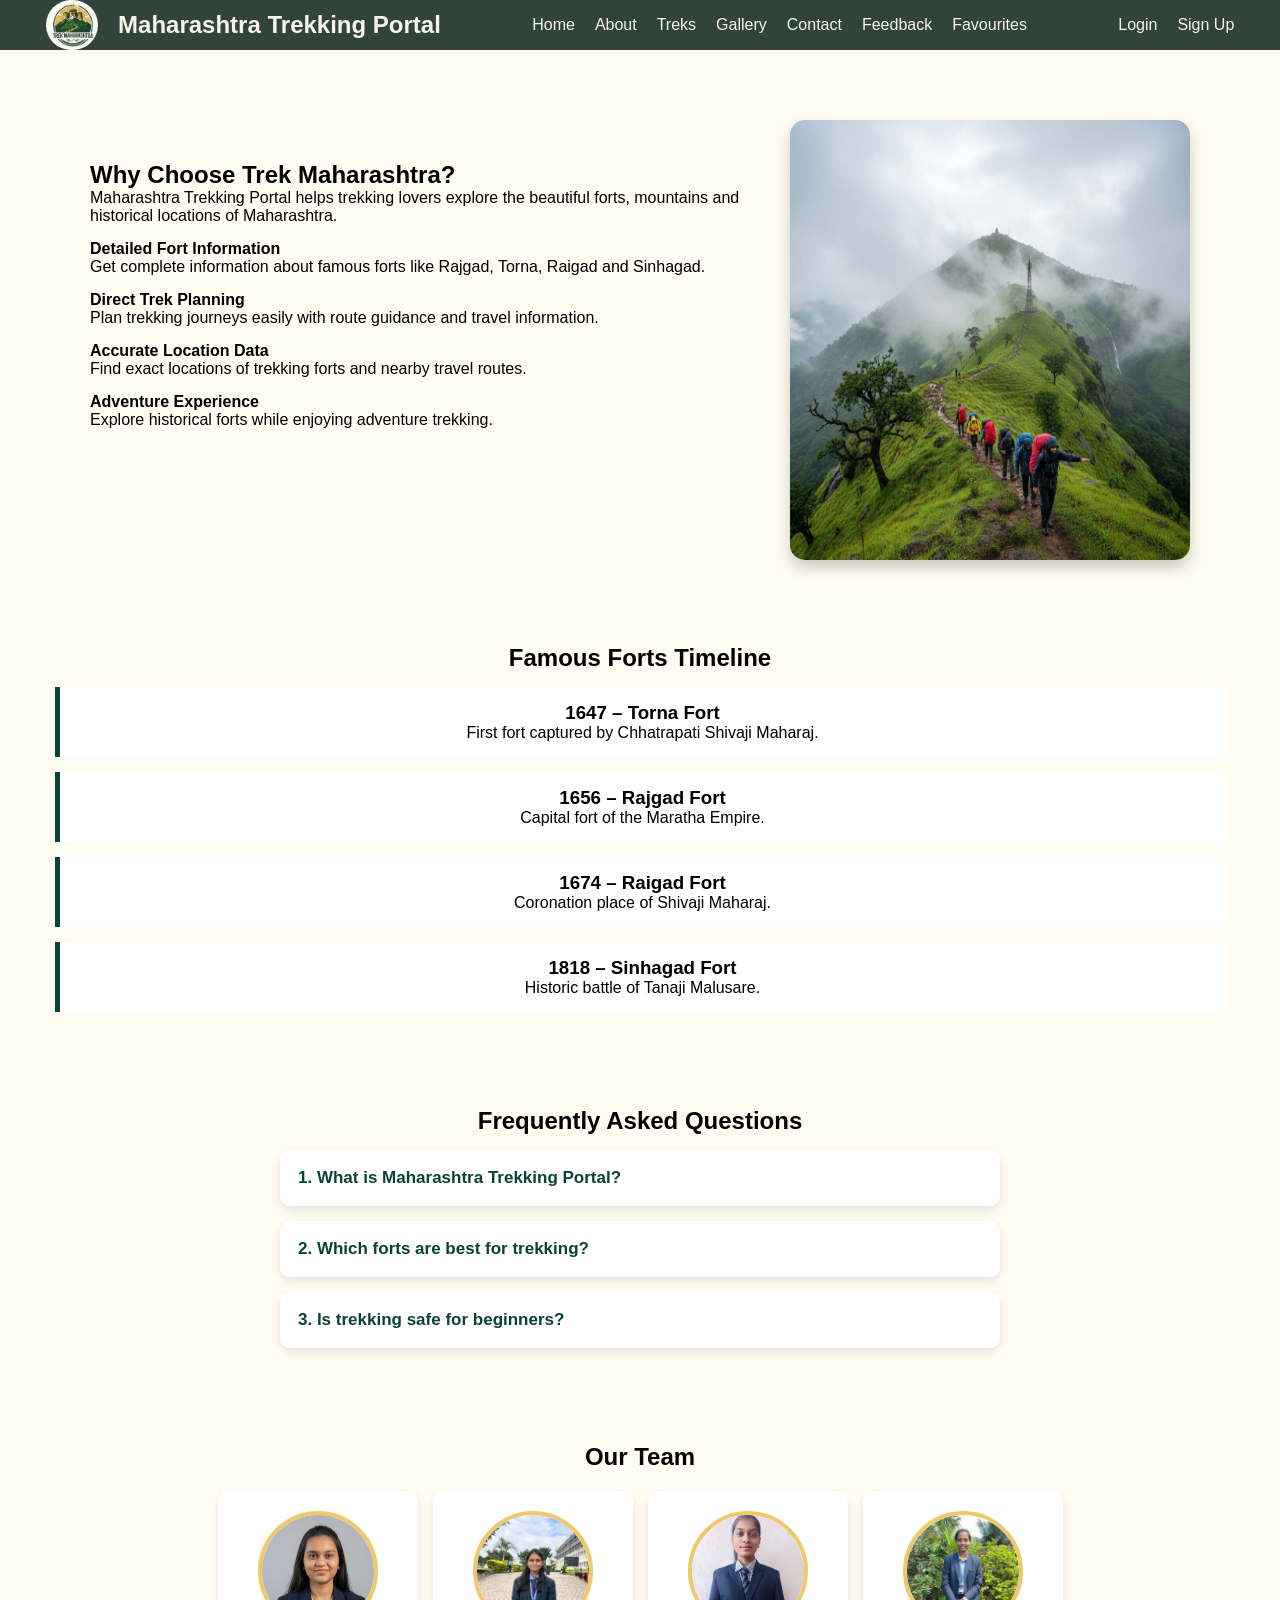
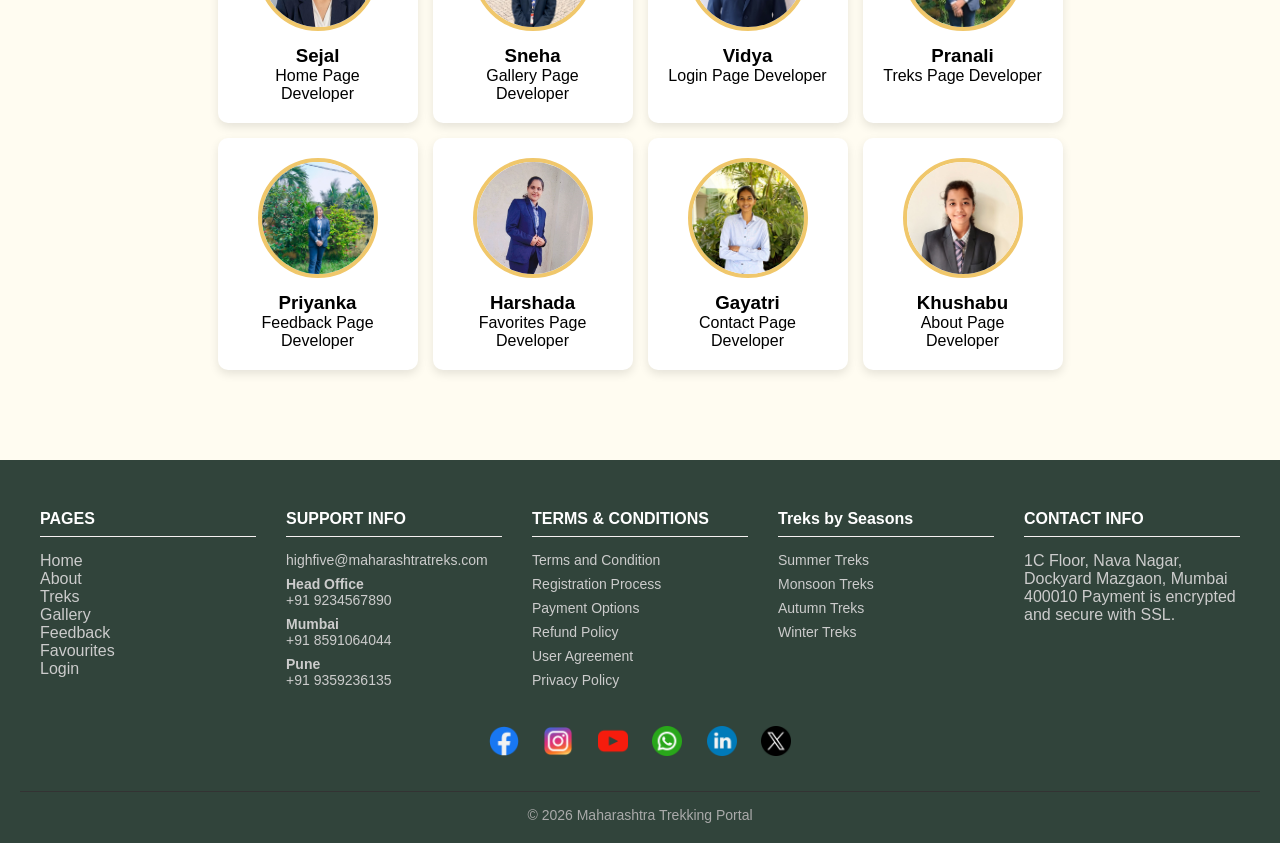
<file: pages/about.html>
<!DOCTYPE html>
<html lang="en">

<head>
    <meta charset="UTF-8">
    <meta name="viewport" content="width=device-width, initial-scale=1.0">
    <title>About - Maharashtra Trekking Portal</title>
    <link rel="stylesheet" href="./../css/about.css">
    <link rel="icon" type="image-icon" href="./../images/common-image/trekking-logo.png">
</head>

<body>

    <!-- Navbar -->
    <header>
        <div class="main-containe">
            <div class="navbar-main-container">
                <div class="logo-container">
                    <img src="./../images/trek-logo.png" alt="interior-design-logo" height="50px" class="main-logo">
                    <b class="project-name">Maharashtra Trekking Portal</b>
                </div>

                <div class="menu-toggle" onclick="toggleMenu()">☰</div>

                <div class="nav-links-container" id="navMenu">
                    <a href="./../index.html" class="nav-text-container"> Home</a>
                    <a href="./../pages/about.html" class="nav-text-container">About</a>
                    <a href="./../pages/trek.html" class="nav-text-container">Treks</a>
                    <a href="./../pages/gallery.html" class="nav-text-container">Gallery</a>
                    <a href="./../pages/contact.html" class="nav-text-container">Contact</a>
                    <a href="./../pages/feedback.html" class="nav-text-container">Feedback</a>
                    <a href="./../pages/favourite.html" class="nav-text-container">Favourites</a>
                </div>

                <div class="auth-links-containar">
                    <a href="./../pages/login.html" class="nav-text-container">Login</a>
                    <a href="./../pages/signup.html" class="nav-text-container">Sign Up</a>
                </div>
            </div>
    </header>

    <!-- WHY CHOOSE SECTION -->
    <section class="why-choose">

        <div class="why-container">

            <div class="why-text">

                <h2>Why Choose Trek Maharashtra?</h2>

                <p>
                    Maharashtra Trekking Portal helps trekking lovers explore the beautiful forts,
                    mountains and historical locations of Maharashtra.
                </p>

                <ul>

                    <li>
                        <strong>Detailed Fort Information</strong><br>
                        Get complete information about famous forts like Rajgad, Torna, Raigad and Sinhagad.
                    </li>

                    <li>
                        <strong>Direct Trek Planning</strong><br>
                        Plan trekking journeys easily with route guidance and travel information.
                    </li>

                    <li>
                        <strong>Accurate Location Data</strong><br>
                        Find exact locations of trekking forts and nearby travel routes.
                    </li>

                    <li>
                        <strong>Adventure Experience</strong><br>
                        Explore historical forts while enjoying adventure trekking.
                    </li>

                </ul>

            </div>


            <div class="why-image">

                <img src="./../images/treking.png" alt="Trekking Image">

            </div>

        </div>

    </section>

    <!-- TIMELINE -->
    <section class="timeline">

        <h2>Famous Forts Timeline</h2>

        <div class="timeline-item">
            <h3>1647 – Torna Fort</h3>
            <p>First fort captured by Chhatrapati Shivaji Maharaj.</p>
        </div>

        <div class="timeline-item">
            <h3>1656 – Rajgad Fort</h3>
            <p>Capital fort of the Maratha Empire.</p>
        </div>

        <div class="timeline-item">
            <h3>1674 – Raigad Fort</h3>
            <p>Coronation place of Shivaji Maharaj.</p>
        </div>

        <div class="timeline-item">
            <h3>1818 – Sinhagad Fort</h3>
            <p>Historic battle of Tanaji Malusare.</p>
        </div>

    </section>

    <!-- FAQ -->
    <section class="faq">

        <h2>Frequently Asked Questions</h2>

        <div class="faq-item">

            <button onclick="showAnswer(1)" class="faq-question">
                1. What is Maharashtra Trekking Portal?
            </button>

            <div class="faq-answer">
                <p id="faq1"></p>
            </div>

        </div>


        <div class="faq-item">

            <button onclick="showAnswer(2)" class="faq-question">
                2. Which forts are best for trekking?
            </button>

            <div class="faq-answer">
                <p id="faq2"></p>
            </div>

        </div>


        <div class="faq-item">

            <button onclick="showAnswer(3)" class="faq-question">
                3. Is trekking safe for beginners?
            </button>

            <div class="faq-answer">
                <p id="faq3"></p>
            </div>

        </div>

    </section>

    <!-- TEAM -->
    <section class="team">

        <h2>Our Team</h2>

        <div class="team-container">

            <div class="member">
                <img src="./../images/sejal.jpeg">
                <h3>Sejal</h3>
                <p>Home Page Developer</p>
            </div>

            <div class="member">
                <img src="./../images/sneha.jpeg">
                <h3>Sneha</h3>
                <p>Gallery Page Developer</p>
            </div>

            <div class="member">
                <img src="./../images/vidya.jpeg">
                <h3>Vidya</h3>
                <p>Login Page Developer</p>
            </div>

            <div class="member">
                <img src="./../images/pranali.jpeg">
                <h3>Pranali</h3>
                <p>Treks Page Developer</p>
            </div>

            <div class="member">
                <img src="./../images/priyanka.jpeg">
                <h3>Priyanka</h3>
                <p>Feedback Page Developer</p>
            </div>

            <div class="member">
                <img src="./../images/harshada.jpeg">
                <h3>Harshada</h3>
                <p>Favorites Page Developer</p>
            </div>

            <div class="member">
                <img src="./../images/gayatri.jpeg">
                <h3>Gayatri</h3>
                <p>Contact Page Developer</p>
            </div>

            <div class="member highlight">
                <img src="./../images/khushabu.jpg">
                <h3>Khushabu</h3>
                <p>About Page Developer</p>
            </div>

        </div>
    </section>

    <!-- Footer -->
    <footer class="main-footer">

        <div class="footer-container">


            <div class="footer-col">
                <h3>PAGES</h3>
                <a href="./../index.html">Home</a><br>
           <a href="./about.html">About</a><br>
           <a href="./trek.html">Treks</a><br>
           <a href="./gallery.html">Gallery</a><br>
            <a href="./feedback.html">Feedback</a><br>
           <a href="./favourite.html">Favourites</a><br>
           <a href="./login.html">Login</a><br>
            </div>


            <div class="footer-col">
                <h3>SUPPORT INFO</h3>
                <p><a href="mailto:homiq@gmail.com">highfive@maharashtratreks.com</a></p>
                <p><strong>Head Office</strong><br><a href="tel:9234567890">+91 9234567890</a></p>
                <p><strong>Mumbai</strong><br><a href="tel:8591064044">+91 8591064044</a></p>
                <p><strong>Pune</strong><br><a href="tel:9359236135">+91 9359236135</a></p>
            </div>

            <div class="footer-col">
                <h3>TERMS & CONDITIONS</h3>
                <p>Terms and Condition</p>
                <p>Registration Process</p>
                <p>Payment Options</p>
                <p>Refund Policy</p>
                <p>User Agreement</p>
                <p>Privacy Policy</p>
            </div>


            <div class="footer-col">
                <h3>Treks by Seasons</h3>
                <p><a href="#">Summer Treks</a></p>
                <p><a href="#">Monsoon Treks</a></p>
                <p><a href="#">Autumn Treks</a></p>
                <p><a href="#">Winter Treks</a></p>
            </div>



            <div class="footer-col">
                <h3>CONTACT INFO</h3>
                <a href="https://maps.app.goo.gl/Z1JZnKfSWdZ5woG98" target="_blank" rel="noopener">
                    1C Floor, Nava Nagar, Dockyard
                    Mazgaon, Mumbai 400010
                    Payment is encrypted and secure with SSL.</a>
            </div>

        </div>

        <div class="social-icons">
            <a href="https://www.facebook.com/maharashtratreks/" target="_blank">
                <img src="./../images/facebook.png" width="30"></a>

            <a href="https://www.instagram.com/maharashtratreks/" target="_blank">
                <img src="./../images/insta-footer.png" width="30"></a>

            <a href="https://www.youtube.com/@maharashtratreks" target="_blank">
                <img src="./../images/youtub.png" width="30"></a>

            <a href="https://web.whatsapp.com/maharashtratreks/" target="_blank">
                <img src="./../images/whatapp.png" width="30"></a>

            <a href="https://www.inlinkedin.com/maharashtratreks/" target="_blank">
                <img src="./../images/linkedin.png" width="30"></a>

            <a href="https://web.twitter.com/maharashtratreks/" target="_blank">
                <img src="./../images/twitter-footer.png" width="30"></a>

        </div>

        <div class="footer-bottom">
            © 2026 Maharashtra Trekking Portal
        </div>
    </footer>

    <script src="./../js/about.js"></script>
</body>

</html>
</file>
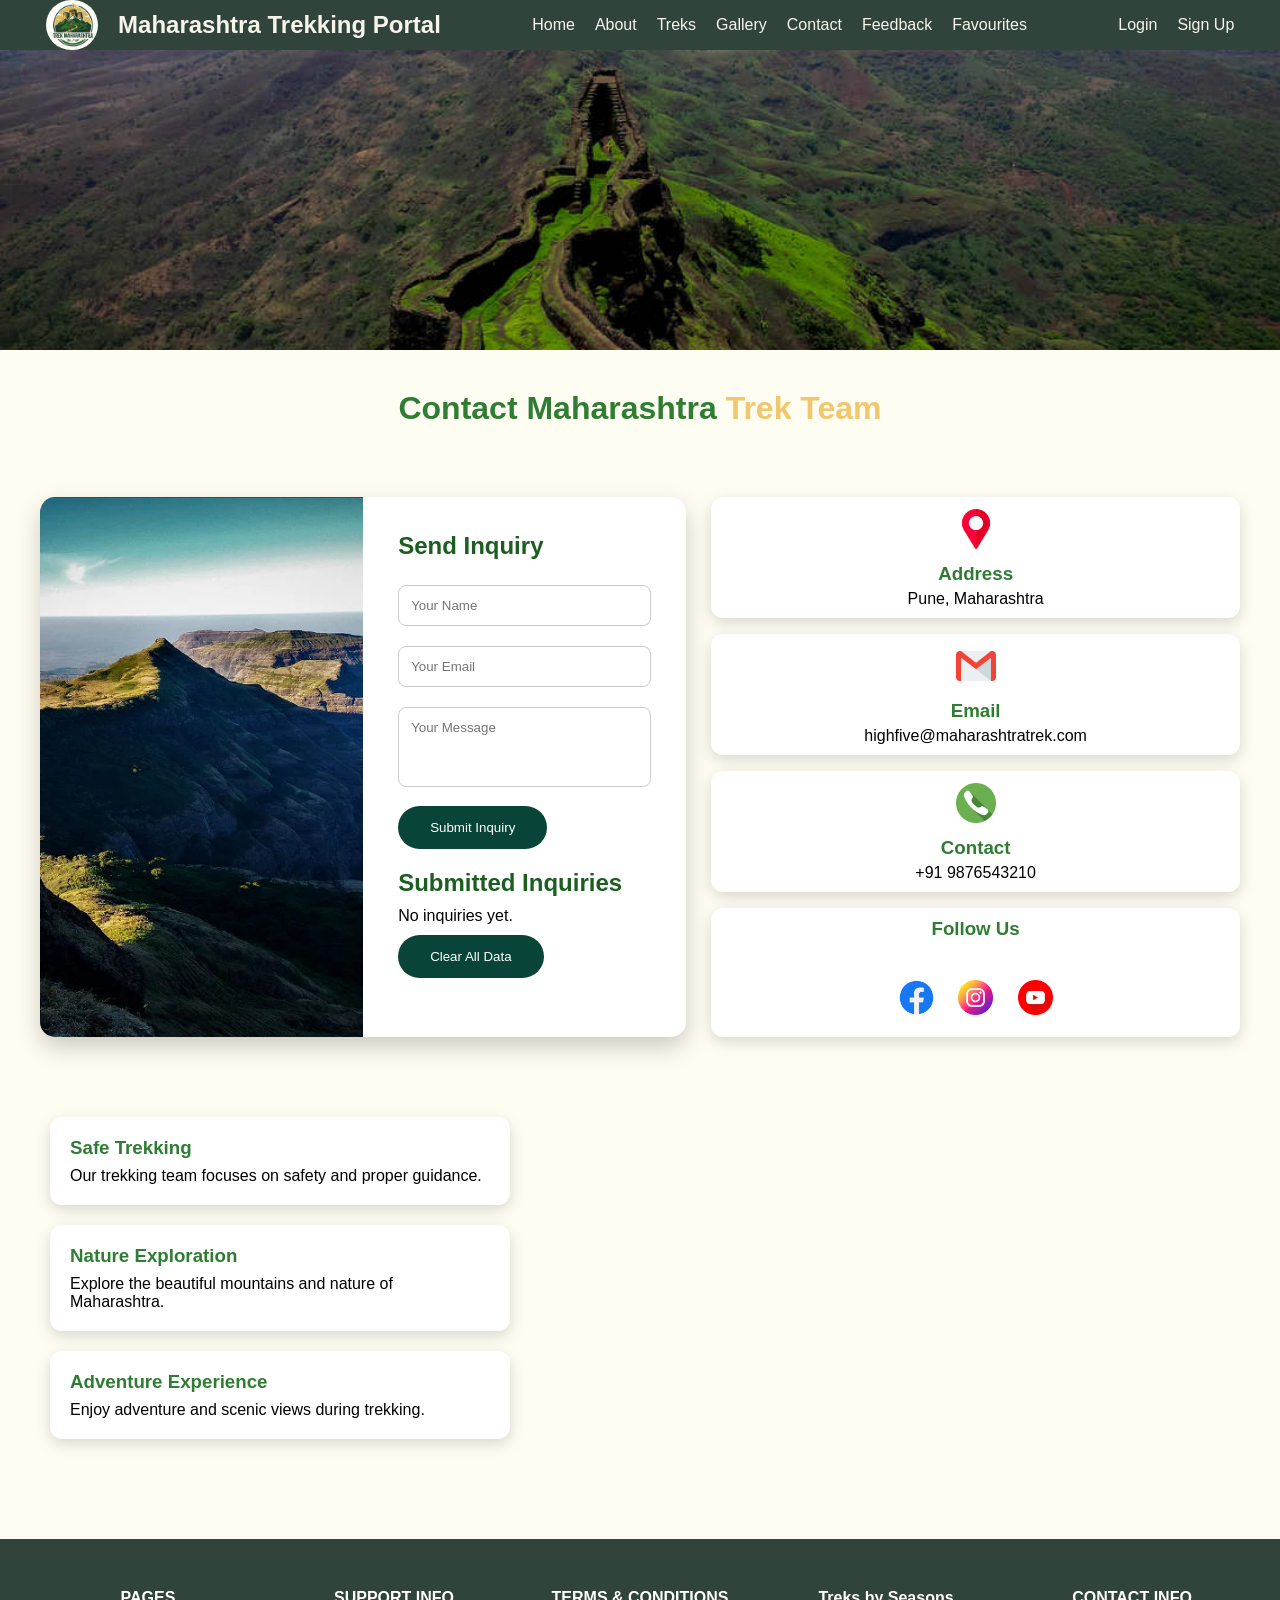
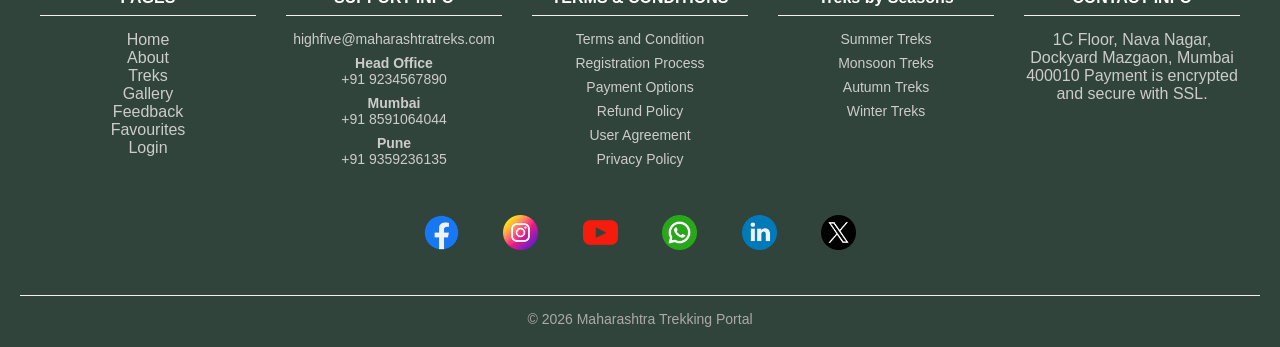
<file: pages/contact.html>
<!DOCTYPE html>
<html lang="en">

<head>
    <meta charset="UTF-8">
    <meta name="viewport" content="width=device-width, initial-scale=1.0">
    <title>Contact - Maharashtra Trekking Portal</title>
    <link rel="stylesheet" href="../css/contact.css">
    <link rel="icon" type="image-icon" href="./../images/common-image/trekking-logo.png">
</head>

<body>
    <header>
        <div class="main-containe">
            <div class="navbar-main-container">
                <div class="logo-container">
                    <img src="./../images/trek-logo.png" alt="maharashtra-trek-logo" height="50px" class="main-logo">

                    <b class="project-name">Maharashtra Trekking Portal</b>
                </div>

                <div class="menu-toggle" onclick="toggleMenu()">☰</div>

                <div class="nav-links-container" id="navMenu">
                    <a href="./../index.html" class="nav-text-container"> Home</a>
                    <a href="./../pages/about.html" class="nav-text-container">About</a>
                    <a href="./../pages/trek.html" class="nav-text-container">Treks</a>
                    <a href="./../pages/gallery.html" class="nav-text-container">Gallery</a>
                    <a href="./../pages/contact.html" class="nav-text-container">Contact</a>
                    <a href="./../pages/feedback.html" class="nav-text-container">Feedback</a>
                    <a href="./../pages/favourite.html" class="nav-text-container">Favourites</a>
                </div>

                <div class="auth-links-containar">
                    <a href="./../pages/login.html" class="nav-text-container">Login</a>
                    <a href="./../pages/signup.html" class="nav-text-container">Sign Up</a>
                </div>
            </div>

    </header>

    <div class="banner"></div>
    <section class="header">
        <h1>Contact Maharashtra<span class="text-head"> Trek Team</span></h1>
    </section>

    <div class="main-container">

        <div class="contact-box">

            <div class="form-section">

                <div class="form-image">
                    <img src="../images/contact-img.webp" />
                </div>
                <div class="form-content">

                    <h2>Send Inquiry</h2>

                    <form id="contactForm">

                        <input type="text" id="name" placeholder="Your Name">

                        <input type="email" id="email" placeholder="Your Email">

                        <textarea id="message" placeholder="Your Message"></textarea>

                        <button type="submit" class="submit-btn">Submit Inquiry</button>

                    </form>
                    <div class="inquiry-section">

                        <h2>Submitted Inquiries</h2>

                        <div id="inquiryList"></div>

                        <button class="clear-btn" onclick="clearData()">Clear All Data</button>

                    </div>
                </div>

            </div>

            <div class="info-section">

                <div class="card" onclick="openMap()">
                    <img src="../images/address.png">
                    <h3>Address</h3>
                    <p>Pune, Maharashtra</p>
                </div>
                <div class="card" onclick="openEmail()">
                    <img src="../images/gmail.png">
                    <h3>Email</h3>
                    <p>highfive@maharashtratrek.com</p>
                </div>
                <div class="card" onclick="openPhone()">
                    <img src="../images/phone .png">
                    <h3>Contact</h3>
                    <p>+91 9876543210</p>
                </div>
                <div class="card follow-card">

                    <h3>Follow Us</h3>

                    <div class="social-icons">

                        <img src="../images/facebook.png" onclick="openFacebook()">

                        <img src="../images/instagram .png" onclick="openInstagram()">

                        <img src="../images/youtube .png" onclick="openYoutube()">

                    </div>
                </div>

            </div>

        </div>

    </div>
    <div class="map-container">

        <div class="trek-cards">

            <div class="trek-card">
                <h3>Safe Trekking</h3>
                <p>Our trekking team focuses on safety and proper guidance.</p>
            </div>
            <div class="trek-card">
                <h3>Nature Exploration</h3>
                <p>Explore the beautiful mountains and nature of Maharashtra.</p>
            </div>

            <div class="trek-card">
                <h3>Adventure Experience</h3>
                <p>Enjoy adventure and scenic views during trekking.</p>
            </div>
        </div>

        <div class="map-box">
            <iframe src="https://www.google.com/maps?q=Pune,Maharashtra&output=embed"></iframe>
        </div>
    </div>
    <script src="../js/contact.js"></script>
  <!-- footer -->
 <footer class="main-footer">

    <div class="footer-container">


  <div class="footer-col">
            <h3>PAGES</h3>
           <a href="./../index.html">Home</a><br>
           <a href="./pages/about.html">About</a><br>
           <a href="./pages/treks.html">Treks</a><br>
           <a href="./pages/gallery.html">Gallery</a><br>
            <a href="./pages/feedback.html">Feedback</a><br>
           <a href="./pages/favourites.html">Favourites</a><br>
           <a href="./pages/login.html">Login</a><br>
        </div>


        <div class="footer-col">
            <h3>SUPPORT INFO</h3>
            <p><a href="mailto:homiq@gmail.com">highfive@maharashtratreks.com</a></p>
            <p><strong>Head Office</strong><br><a href="tel:9234567890">+91 9234567890</a></p>
            <p><strong>Mumbai</strong><br><a href="tel:8591064044">+91 8591064044</a></p>
            <p><strong>Pune</strong><br><a href="tel:9359236135">+91 9359236135</a></p>
        </div>

        <div class="footer-col">
            <h3>TERMS & CONDITIONS</h3>
            <p>Terms and Condition</p>
            <p>Registration Process</p>
            <p>Payment Options</p>
            <p>Refund Policy</p>
            <p>User Agreement</p>
            <p>Privacy Policy</p>
        </div>


<div class="footer-col">
            <h3>Treks by Seasons</h3>
			<p><a href="#">Summer Treks</a></p>
			<p><a href="#">Monsoon Treks</a></p>
			<p><a href="#">Autumn Treks</a></p>
			<p><a href="#">Winter Treks</a></p>
        </div>



        <div class="footer-col">
            <h3>CONTACT INFO</h3>
            <a href="https://maps.app.goo.gl/Z1JZnKfSWdZ5woG98" target="_blank" rel="noopener">
            1C Floor, Nava Nagar, Dockyard
            Mazgaon, Mumbai 400010
            Payment is encrypted and secure with SSL.</a>
        </div>

    </div>

    <div class="social-icons">
    <a href="https://www.facebook.com/maharashtratreks/" target="_blank">
    <img src="./../images/facebook.png" width="30"></a>

    <a href="https://www.instagram.com/maharashtratreks/"  target="_blank">
    <img src="./../images/instagram .png" width="30"></a>

    <a href="https://www.youtube.com/@maharashtratreks" target="_blank">
    <img src="./../images/youtub.png" width="30"></a>
    
    <a href="https://web.whatsapp.com/maharashtratreks/" target="_blank">
        <img src="./../images/whatapp.png" width="30"></a>

    <a href="https://www.inlinkedin.com/maharashtratreks/" target="_blank">
        <img src="./../images/linkedin.png" width="30"></a>

    <a href="https://web.twitter.com/maharashtratreks/" target="_blank">
        <img src="./../images/twitter-footer.png" width="30"></a>

    </div>

    <div class="footer-bottom">
        © 2026 Maharashtra Trekking Portal
    </div>
</footer>
</body>

</html>
</file>
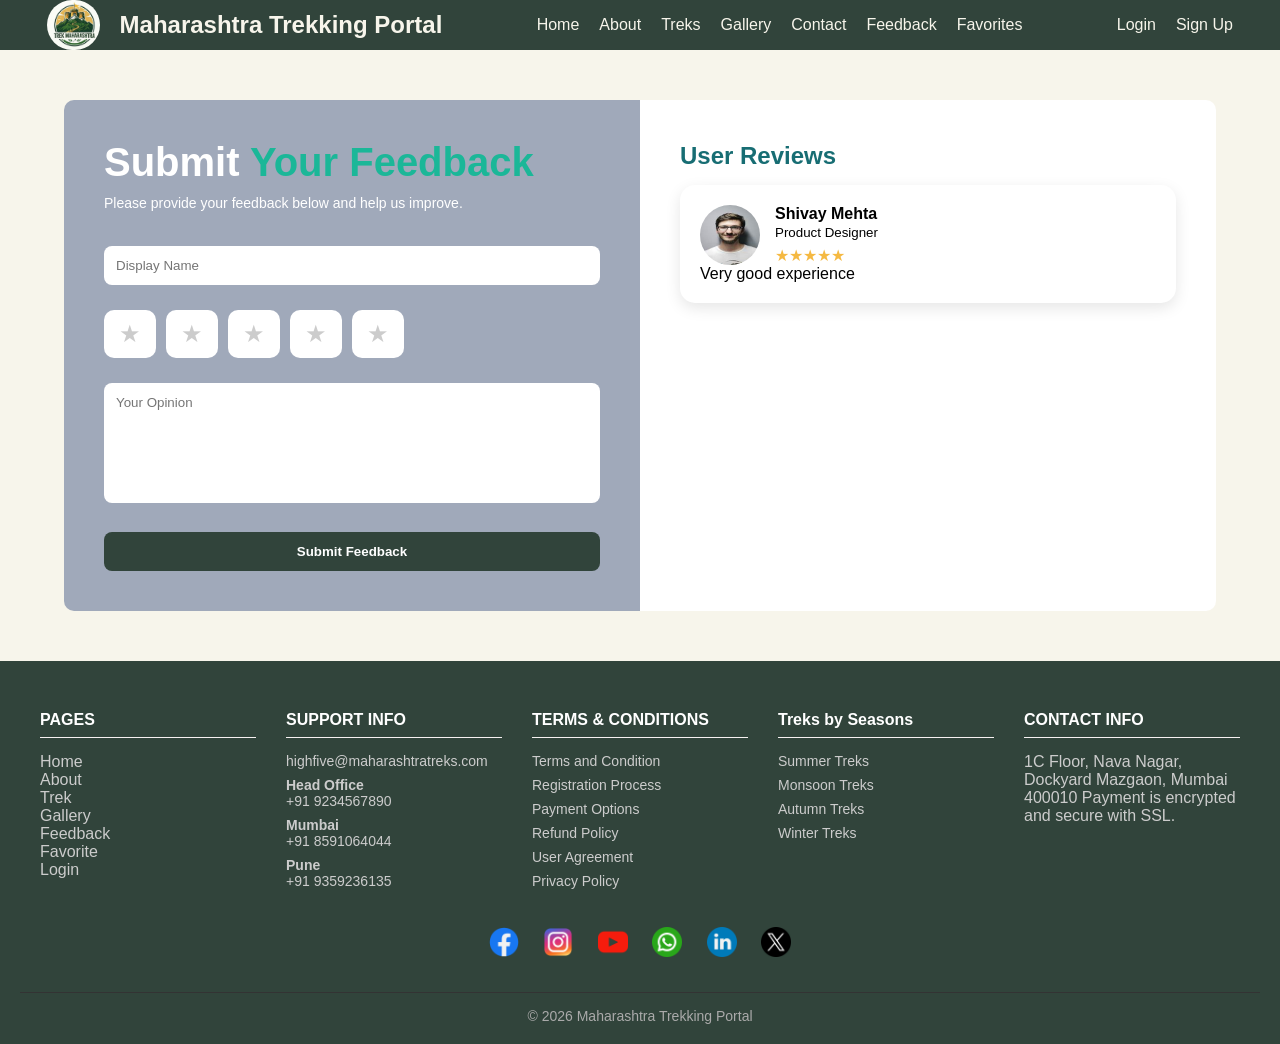
<file: pages/feedback.html>
<!DOCTYPE html>
<html lang="en">
<head>
    <meta charset="UTF-8">
    <meta name="viewport" content="width=device-width, initial-scale=1.0">
    <title>Feedback - Maharashtra Trekking Portal</title>
    <link rel="stylesheet" href="../css/feedback.css">
    <link rel="icon" type="image-icon" href="./../images/common-image/trekking-logo.png">
</head>
<body>
    <header>
     <div class="main-containe">
        <div class="navbar-main-container">
            <div class="logo-container">
                <img src="./../images/trek-logo.png" alt="interior-design-logo" height="50px" class="main-logo">
                <b class="project-name">Maharashtra Trekking Portal</b>
            </div>

            <div class="menu-toggle" onclick="toggleMenu()">☰</div>

            <div class="nav-links-container"  id="navMenu">
                <a href="./../index.html" class="nav-text-container"> Home</a>
                <a href="./../pages/about.html" class="nav-text-container">About</a>
                <a href="./../pages/trek.html" class="nav-text-container">Treks</a>
                <a href="./../pages/gallery.html" class="nav-text-container">Gallery</a>
                <a href="./../pages/contact.html" class="nav-text-container">Contact</a>
                <a href="./../pages/feedback.html" class="nav-text-container">Feedback</a>
                <a href="./../pages/favourite.html" class="nav-text-container">Favorites</a>
            </div>

            <div class="auth-links-containar">
                <a href="./../pages/login.html" class="nav-text-container">Login</a>
                <a href="./../pages/signup.html" class="nav-text-container">Sign Up</a>
            </div>
        </div>

</header>
    <div class="container">
   <!-- LEFT SECTION -->
    <div class="left">
        <h1>Submit <span>Your Feedback</span></h1>
        <p>Please provide your feedback below and help us improve.</p>

        <form id="feedbackForm">
            <input type="text" id="name" placeholder="Display Name" required>

            <div class="stars">
                <div class="star">&#9733;</div>
                <div class="star">&#9733;</div>
                <div class="star">&#9733;</div>
                <div class="star">&#9733;</div>
                <div class="star">&#9733;</div>
            </div>

            <textarea id="opinion" placeholder="Your Opinion" required></textarea>

            <button type="submit">Submit Feedback</button>
        </form>
    </div>

    <!-- RIGHT SECTION -->
    <div class="right" id="testimonialSection">
     <h2 class="reviews">User Reviews</h2>
        <div class="card">
            <div class="profile">
                <img src="./../images/feedback-profile-image.jpg">
                <div>
                    <h4>Shivay Mehta</h4>
                    <small>Product Designer</small>
                    <div class="rating">★★★★★</div>
                </div>
            </div>
            <p>Very good experience</p>
        </div>

    </div>

</div> 
<!-- ===== FOOTER ===== -->
<footer class="main-footer">

    <div class="footer-container">


  <div class="footer-col">
            <h3>PAGES</h3>
           <a href="./index.html">Home</a><br>
           <a href="./../pages/about.html">About</a><br>
           <a href="./../pages/trek.html">Trek</a><br>
           <a href="./../pages/gallery.html">Gallery</a><br>
            <a href="./../pages/feedback.html">Feedback</a><br>
           <a href="./../pages/favourite.html">Favorite</a><br>
           <a href="./../pages/login.html">Login</a><br>
        </div>


        <div class="footer-col">
            <h3>SUPPORT INFO</h3>
            <p><a href="mailto:homiq@gmail.com">highfive@maharashtratreks.com</a></p>
            <p><strong>Head Office</strong><br><a href="tel:9234567890">+91 9234567890</a></p>
            <p><strong>Mumbai</strong><br><a href="tel:8591064044">+91 8591064044</a></p>
            <p><strong>Pune</strong><br><a href="tel:9359236135">+91 9359236135</a></p>
        </div>

        <div class="footer-col">
            <h3>TERMS & CONDITIONS</h3>
            <p>Terms and Condition</p>
            <p>Registration Process</p>
            <p>Payment Options</p>
            <p>Refund Policy</p>
            <p>User Agreement</p>
            <p>Privacy Policy</p>
        </div>


<div class="footer-col">
            <h3>Treks by Seasons</h3>
			<p><a href="#">Summer Treks</a></p>
			<p><a href="#">Monsoon Treks</a></p>
			<p><a href="#">Autumn Treks</a></p>
			<p><a href="#">Winter Treks</a></p>
        </div>



        <div class="footer-col">
            <h3>CONTACT INFO</h3>
            <a href="https://maps.app.goo.gl/Z1JZnKfSWdZ5woG98" target="_blank" rel="noopener">
            1C Floor, Nava Nagar, Dockyard
            Mazgaon, Mumbai 400010
            Payment is encrypted and secure with SSL.</a>
        </div>

    </div>

    <div class="social-icons">
    <a href="https://www.facebook.com/maharashtratreks/" target="_blank">
    <img src="./../images/facebook.png" width="30"></a>

    <a href="https://www.instagram.com/maharashtratreks/"  target="_blank">
    <img src="./../images/insta-footer.png" width="30"></a>

    <a href="https://www.youtube.com/@maharashtratreks" target="_blank">
    <img src="./../images/youtub.png" width="30"></a>
    
    <a href="https://web.whatsapp.com/maharashtratreks/" target="_blank">
        <img src="./../images/whatapp.png" width="30"></a>

    <a href="https://www.inlinkedin.com/maharashtratreks/" target="_blank">
        <img src="./../images/linkedin.png" width="30"></a>

    <a href="https://web.twitter.com/maharashtratreks/" target="_blank">
        <img src="./../images/twitter-footer.png" width="30"></a>

    </div>

    <div class="footer-bottom">
        © 2026 Maharashtra Trekking Portal
    </div>
</footer>
<script src="../js/feedback.js"></script>
</body>
</html>
</file>
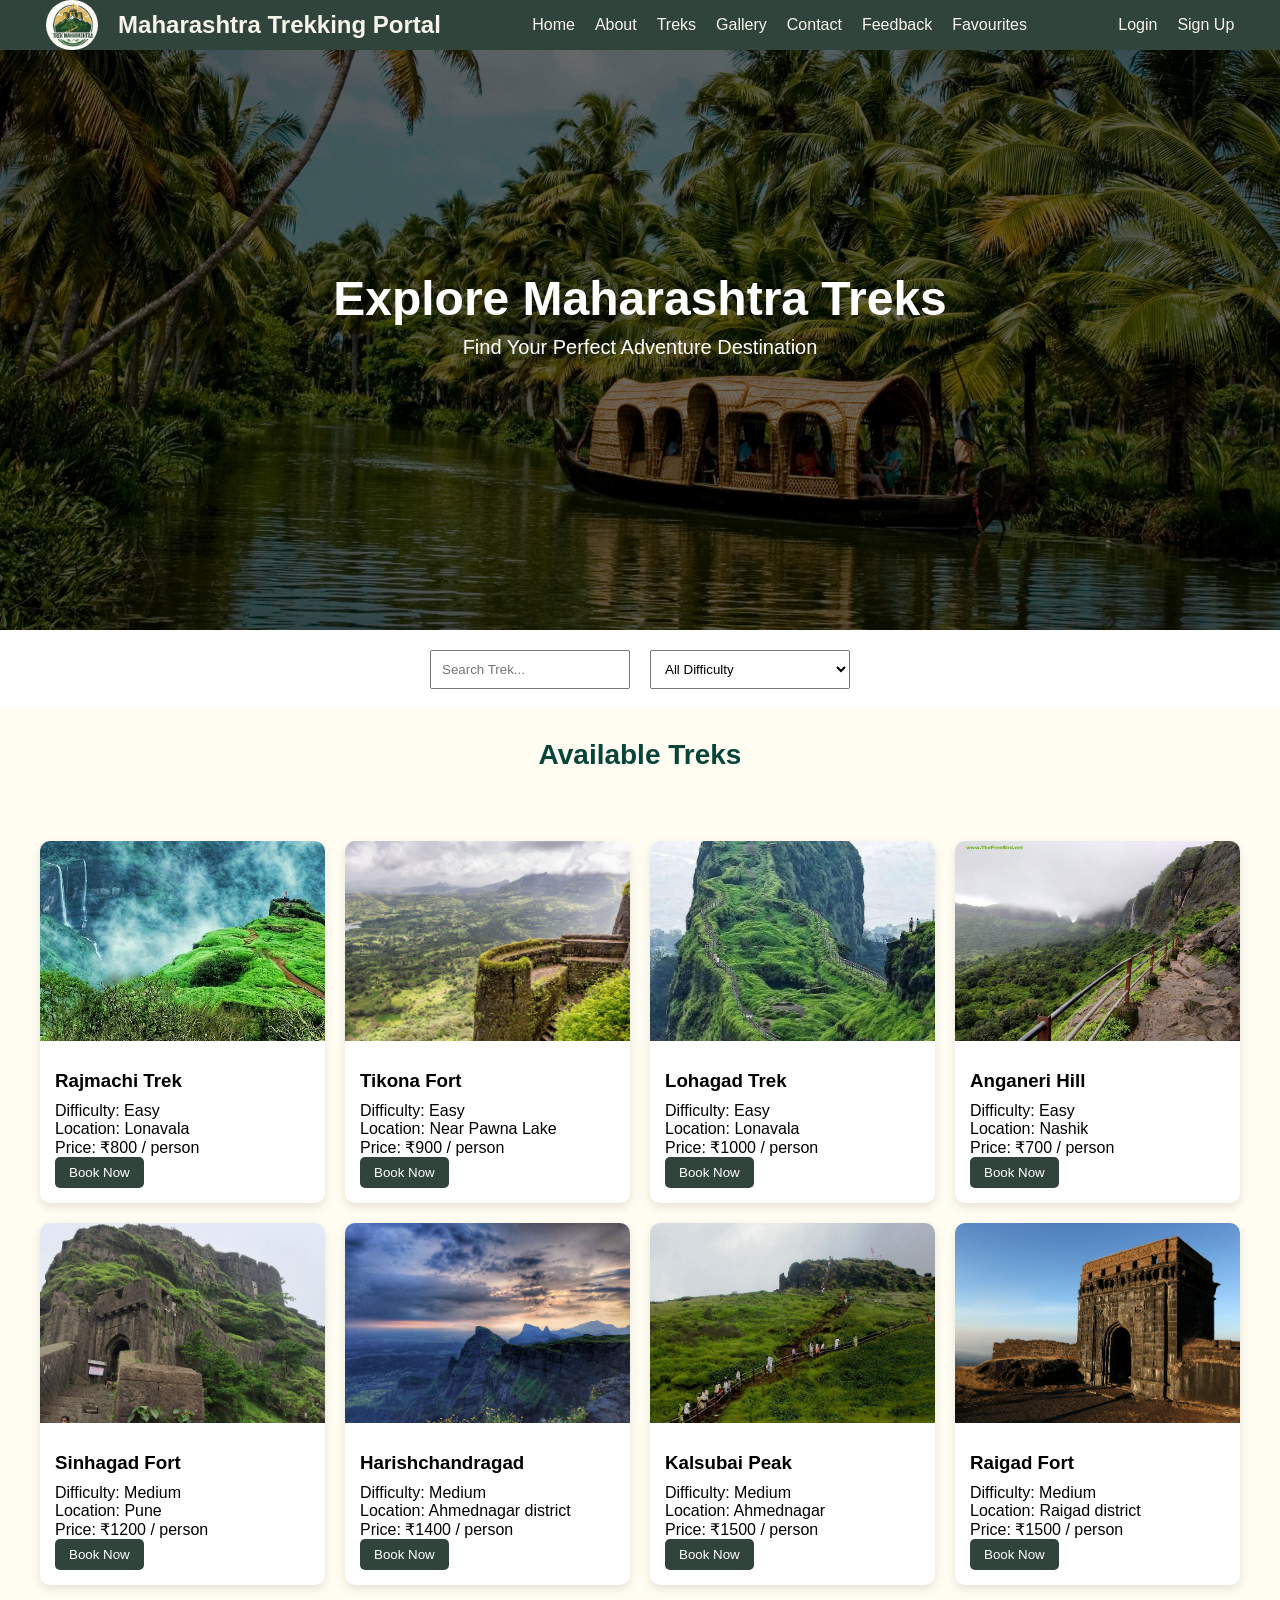
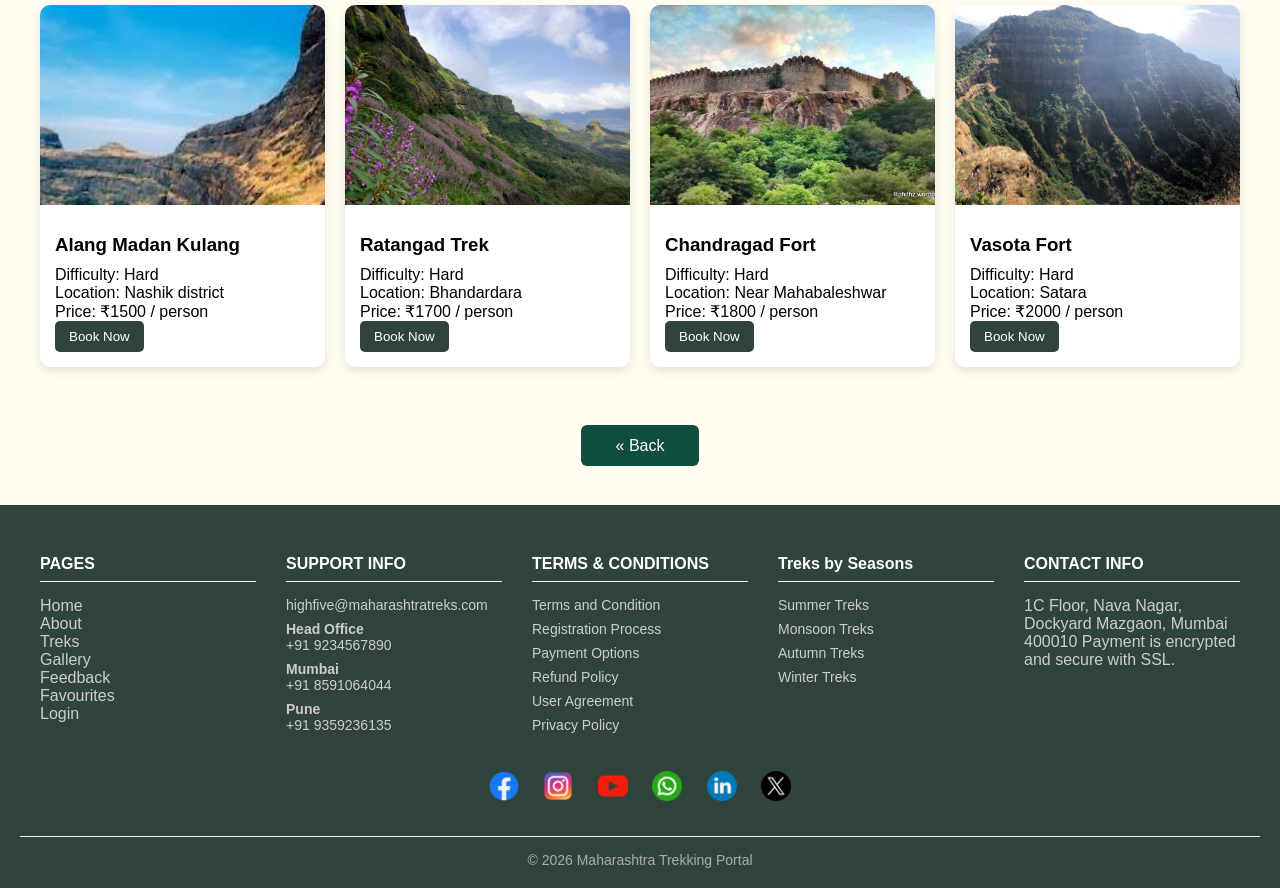
<file: pages/trek.html>
<!DOCTYPE html>
<html lang="en">
<head>
    <meta charset="UTF-8">
    <meta name="viewport" content="width=device-width, initial-scale=1.0">
    <title>Trek - Maharashtra Trekking Portal</title>
    <link rel="stylesheet" href="./../css/trek.css">
    <link rel="icon" type="image/png" href="./../images/common-image/trekking-logo.png">
</head>
<body>
<header>
     <div class="main-containe">
        <div class="navbar-main-container">
            <div class="logo-container">
                <img src="./../images/trek-logo.png" alt="Mharashtra Trekking Portal-logo" height="50px" class="main-logo">
            <b class="project-name">Maharashtra Trekking Portal</b>
            </div>
            
          <div class="menu-toggle" onclick="toggleMenu()">☰</div>
            
           <div class="nav-links-container" id="navMenu">
                <a href="./../index.html" class="nav-text-container"> Home</a>
                <a href="./../pages/about.html" class="nav-text-container">About</a>
                <a href="./../pages/trek.html" class="nav-text-container">Treks</a>
                <a href="./../pages/gallery.html" class="nav-text-container">Gallery</a>
                <a href="./../pages/contact.html" class="nav-text-container">Contact</a>
                <a href="./../pages/feedback.html" class="nav-text-container">Feedback</a>
                <a href="./../pages/favourite.html" class="nav-text-container">Favourites</a>
            </div>

            <div class="auth-links-containar">
                <a href="./../pages/login.html" class="nav-text-container">Login</a>
                <a href="./../pages/signup.html" class="nav-text-container">Sign Up</a>
            </div>
        </div>
</header>
<section class="front">
        <div class="overlay">
            <h1>Explore Maharashtra Treks</h1>
            <p>Find Your Perfect Adventure Destination</p>
        </div>
    </section>

    <section class="filter">
    <input type="text" id="searchInput" placeholder="Search Trek...">
    <select id="difficultyFilter">
      <option value="all">All Difficulty</option>
      <option value="Easy">Easy</option>
      <option value="Medium">Medium</option>
      <option value="Hard">Hard</option>
    </select>
  </section>

  <section class="trek-section">
        <h2 class="section-title">Available Treks</h2> 
    </section>

    <section class="trek-container" id="trekContainer">

    <div class="trek-card" data-name="Rajmachi Trek"  data-difficulty="Easy">
      <img src="./../images/rajmachi-fork.jpg" alt="">
      <div class="card-content">
        <h3>Rajmachi Trek</h3>
        <p>Difficulty: Easy</p>
        <p>Location: Lonavala</p>
        <p class="price">Price: ₹800 / person</p>
        <button class="book-btn" onclick="openPopup()">Book Now</button>
      </div>
    </div>

    <div class="trek-card" data-name="Tikona Fort" data-difficulty="Easy">
      <img src="./../images/tikona-fort.jpg" alt="">
      <div class="card-content">
        <h3>Tikona Fort</h3>
        <p>Difficulty: Easy</p>
        <p>Location: Near Pawna Lake</p>
        <p class="price">Price: ₹900 / person</p>
        <button class="book-btn" onclick="openPopup()">Book Now</button>
      </div>
    </div>

    <div class="trek-card" data-name="Lohagad Trek" data-difficulty="Easy">
      <img src="./../images/lohagad-trek.jpg" alt="">
      <div class="card-content">
        <h3>Lohagad Trek</h3>
        <p>Difficulty: Easy</p>
        <p>Location: Lonavala</p>
        <p class="price">Price: ₹1000 / person</p>
        <button class="book-btn" onclick="openPopup()">Book Now</button>
      </div>
    </div>

    <div class="trek-card" data-name="Anganeri Hill"  data-difficulty="Easy">
      <img src="./../images/anganeri-hill.jpg" alt="">
      <div class="card-content">
        <h3>Anganeri Hill</h3>
        <p>Difficulty: Easy</p>
        <p>Location: Nashik</p>
        <p class="price">Price: ₹700 / person</p>
        <button class="book-btn" onclick="openPopup()">Book Now</button>
      </div>
    </div>

    <div class="trek-card" data-name="Sinhagad Fort" data-difficulty="Medium">
      <img src="./../images/sinhagad-fort.jpg" alt="">
      <div class="card-content">
        <h3>Sinhagad Fort</h3>
        <p>Difficulty: Medium</p>
        <p>Location: Pune</p>
        <p class="price">Price: ₹1200 / person</p>
        <button class="book-btn" onclick="openPopup()">Book Now</button>
      </div>
    </div>

    <div class="trek-card" data-name="Harishchandragad" data-difficulty="Medium">
      <img src="./../images/harishchandragad.jpg" alt="">
      <div class="card-content">
        <h3>Harishchandragad</h3>
        <p>Difficulty: Medium</p>
        <p>Location: Ahmednagar district</p>
        <p class="price">Price: ₹1400 / person</p>
        <button class="book-btn" onclick="openPopup()">Book Now</button>
      </div>
    </div>

    <div class="trek-card" data-name="Kalsubai Peak" data-difficulty="Medium">
      <img src="./../images/kalsubai-peak.jpg" alt="">
      <div class="card-content">
        <h3>Kalsubai Peak</h3>
        <p>Difficulty: Medium</p>
        <p>Location: Ahmednagar</p>
        <p class="price">Price: ₹1500 / person</p>
        <button class="book-btn" onclick="openPopup()">Book Now</button>
      </div>
    </div>

    <div class="trek-card" data-name="Raigad Fort" data-difficulty="Medium">
      <img src="./../images/raigad-fort.jpg" alt="">
      <div class="card-content">
        <h3>Raigad Fort</h3>
        <p>Difficulty: Medium</p>
        <p>Location: Raigad district</p>
        <p class="price">Price: ₹1500 / person</p>
        <button class="book-btn" onclick="openPopup()">Book Now</button>
      </div>
    </div>

    <div class="trek-card" data-name="Alang Madan Kulang" data-difficulty="Hard">
      <img src="./../images/alang-madan-kulang-trek.jpg" alt="">
      <div class="card-content">
        <h3>Alang Madan Kulang</h3>
        <p>Difficulty: Hard</p>
        <p>Location: Nashik district</p>
        <p class="price">Price: ₹1500 / person</p>
        <button class="book-btn" onclick="openPopup()">Book Now</button>
      </div>
    </div>

    <div class="trek-card" data-name="Ratangad Trek" data-difficulty="Hard">
      <img src="./../images/ratangad-trek.jpg" alt="">
      <div class="card-content">
        <h3>Ratangad Trek</h3>
        <p>Difficulty: Hard</p>
        <p>Location: Bhandardara</p>
        <p class="price">Price: ₹1700 / person</p>
        <button class="book-btn" onclick="openPopup()">Book Now</button>
      </div>
    </div>

    <div class="trek-card" data-name="Chandragad Fort" data-difficulty="Hard">
      <img src="./../images/chandragad-fort.jpg" alt="">
      <div class="card-content">
        <h3>Chandragad Fort</h3>
        <p>Difficulty: Hard</p>
        <p>Location: Near Mahabaleshwar</p>
        <p class="price">Price: ₹1800 / person</p>
        <button class="book-btn" onclick="openPopup()">Book Now</button>
      </div>
    </div>

    <div class="trek-card" data-name="Vasota Fort" data-difficulty="Hard">
      <img src="./../images/vasota-fort.jpg" alt="">
      <div class="card-content">
        <h3>Vasota Fort</h3>
        <p>Difficulty: Hard</p>
        <p>Location: Satara</p>
        <p class="price">Price: ₹2000 / person</p>
        <button class="book-btn" onclick="openPopup()">Book Now</button>
      </div>
    </div>
    </section>

    <div id="bookingPopup" class="popup">
    <div class="popup-content">
        <span class="close-btn" onclick="closePopup()">✖</span>
        <h2>Book Trek</h2>

        <input type="text" placeholder="Your Name">
        <input type="email" placeholder="Your Email">
        <input type="number" id="personsInput" placeholder="Persons">
        <p id="totalPrice">Total Price: ₹0</p>
        <button class="confirm-book">Confirm Booking</button>
    </div>
  </div>

  <div class="back-btn-container">
      <a href="./../index.html" class="back-btn"> « Back</a>
      <script src="./../js/trek.js"></script>

  </div>  

<footer class="main-footer">

    <div class="footer-container">


  <div class="footer-col">
            <h3>PAGES</h3>
           <a href="./../index.html">Home</a><br>
           <a href="./about.html">About</a><br>
           <a href="./trek.html">Treks</a><br>
           <a href="./gallery.html">Gallery</a><br>
            <a href="./feedback.html">Feedback</a><br>
           <a href="./favourite.html">Favourites</a><br>
           <a href="./login.html">Login</a><br>
        </div>


        <div class="footer-col">
            <h3>SUPPORT INFO</h3>
            <p><a href="mailto:homiq@gmail.com">highfive@maharashtratreks.com</a></p>
            <p><strong>Head Office</strong><br><a href="tel:9234567890">+91 9234567890</a></p>
            <p><strong>Mumbai</strong><br><a href="tel:8591064044">+91 8591064044</a></p>
            <p><strong>Pune</strong><br><a href="tel:9359236135">+91 9359236135</a></p>
        </div>

        <div class="footer-col">
            <h3>TERMS & CONDITIONS</h3>
            <p>Terms and Condition</p>
            <p>Registration Process</p>
            <p>Payment Options</p>
            <p>Refund Policy</p>
            <p>User Agreement</p>
            <p>Privacy Policy</p>
        </div>


<div class="footer-col">
            <h3>Treks by Seasons</h3>
			<p><a href="#">Summer Treks</a></p>
			<p><a href="#">Monsoon Treks</a></p>
			<p><a href="#">Autumn Treks</a></p>
			<p><a href="#">Winter Treks</a></p>
        </div>



        <div class="footer-col">
            <h3>CONTACT INFO</h3>
            <a href="https://maps.app.goo.gl/Z1JZnKfSWdZ5woG98" target="_blank" rel="noopener">
            1C Floor, Nava Nagar, Dockyard
            Mazgaon, Mumbai 400010
            Payment is encrypted and secure with SSL.</a>
        </div>

    </div>

    <div class="social-icons">
    <a href="https://www.facebook.com/maharashtratreks/" target="_blank">
    <img src="./../images/facebook.png" width="30"></a>

    <a href="https://www.instagram.com/maharashtratreks/"  target="_blank">
    <img src="./../images/insta-footer.png" width="30"></a>

    <a href="https://www.youtube.com/@maharashtratreks" target="_blank">
    <img src="./../images/youtub.png" width="30"></a>
    
    <a href="https://web.whatsapp.com/maharashtratreks/" target="_blank">
        <img src="./../images/whatapp.png" width="30"></a>

    <a href="https://www.inlinkedin.com/maharashtratreks/" target="_blank">
        <img src="./../images/linkedin.png" width="30"></a>

    <a href="https://web.twitter.com/maharashtratreks/" target="_blank">
        <img src="./../images/twitter-footer.png" width="30"></a>

    </div>

    <div class="footer-bottom">
        © 2026 Maharashtra Trekking Portal
    </div>
</footer>
<script src="./../js/trek.js"></script>
</body>
</html>
</file>
<file: css/about.css>
/* Navbar*/
* {
    margin: 0;
    padding: 0;
    box-sizing: border-box;
    font-family: "Poppins", sans-serif;
}

body {
    font-family: Arial, sans-serif;
    background-color: rgb(255, 252, 241);
}

.navbar-main-container {
    background-color: #31443b;
    color: #f7f5eb;
    display: flex;
    justify-content: space-around;
    align-items: center;
    position: fixed;
    top: 0;
    width: 100%;
    z-index: 1000;
}

.main-container {
    height: 600px;
    width: 1527px;
}

.logo-container {
    display: flex;
    align-items: center;
    gap: 20px;
}

.project-name {
    font-size: 24px;
    font-weight: bold;
    cursor: pointer;
    font-family: "Poppins", sans-serif;
}

.main-logo {
    border-radius: 60px;

}

.nav-links-container {
    display: flex;
    gap: 20px;
    cursor: pointer;
    color: #f7f5eb;
}

.nav-text-container {
    color: #f7f5eb;
    text-decoration: none;

}

.nav-text-container:hover {
    color: #f0c76b;
}

.auth-links-containar {
    display: flex;
    gap: 20px;
    cursor: pointer;
}

.main-container {
    height: 600px;
    width: 1527px;
}

/* HAMBURGER BUTTON */
.menu-toggle {
    display: none;
    font-size: 28px;
    cursor: pointer;
    color: white;
}

/* MOBILE VIEW */
@media screen and (max-width:480px) {

    .project-name {
        /* font-size: 20px; */
        font-weight: 30px;
    }

    .main-logo {
        height: 40px;
    }

     /* section spacing */

     section {
        padding: 25px 15px;
    }

    /* headings */

    h2 {
        font-size: 22px;
    }

     /* why choose image */

     .why-image img {
        width: 100%;
    }

     /* footer */

     .footer-container {
        flex-direction: column;
        text-align: center;
    }

    .social-icons img {
        width: 25px;
    }

    .footer-bottom {
        font-size: 12px;
    }
    
}
@media screen and (max-width:768px) {

    .menu-toggle {
        display: block;
    }

    .navbar-main-container {
        flex-wrap: wrap;
    }

    .nav-links-container {
        display: none;
        flex-direction: column;
        width: 100%;
        text-align: center;
        background: #31443b;
    }

    .auth-links-containar {
        display: none;
        flex-direction: column;
        width: 100%;
        text-align: center;
        background: #31443b;
    }

    .nav-links-container.active,
    .auth-links-containar.active {
        display: flex;
    }

    .project-name{
        font-weight: 24px;
    }
}

/* ================= TABLET (601px – 992px) ================= */
@media screen and (max-width:992px) {

    .navbar-main-container {
        flex-wrap: wrap;
        padding: 10px;
    }

    .nav-links-container {
        gap: 15px;
    }

    .main-container {
        width: 100%;
    }

}

/* ================= LARGE SCREEN ================= */
@media screen and (min-width:1200px) {

    .main-container {
        width: 100%;
    }

}


/* SECTIONS */

section {
    padding: 40px;
    text-align: center;
}

/* WHY CHOOSE */

.why-container {
    display: flex;
    align-items: center;
    justify-content: center;
    gap: 50px;
    flex-wrap: wrap;
    max-width: 1100px;
    margin: auto;
}

.why-text {
    flex: 1;
    text-align: left;
}

.why-text ul {
    list-style: none;
    padding: 0;
}

.why-text li {
    margin: 15px 0;
}

.why-image img {
    width: 400px;
    height: 440px;
    border-radius: 15px;
    box-shadow: 0 8px 15px rgba(0, 0, 0, 0.2);
    margin-top: 80px;
}

/* TEAM */

.team-container {
    display: flex;
    flex-wrap: wrap;
    justify-content: center;
    gap: 15px;
    width: 85%;
    margin-left: 90px;
    margin-top: 20px;
}

.member {
    background: white;
    padding: 20px;
    border-radius: 10px;
    width: 200px;
    box-shadow: 0 4px 10px rgba(0, 0, 0, 0.1);
}

.member img {
    width: 120px;
    height: 120px;
    object-fit: cover;
    border-radius: 50%;
    border: 4px solid #f0c76b;
    margin-bottom: 10px;
    transition: 0.3s;
}

.member img:hover {
    transform: scale(1.1);
}

/* TIMELINE */

.timeline-item {
    background: white;
    padding: 15px;
    margin: 15px;
    border-left: 5px solid #094438;
}

/* FAQ */

.faq {
    max-width: 800px;
    margin: auto;
}

.faq-item {
    background: white;
    margin: 15px 0;
    border-radius: 10px;
    box-shadow: 0 4px 10px rgba(0, 0, 0, 0.1);
    overflow: hidden;
}

.faq-question {
    width: 100%;
    text-align: left;
    background: white;
    color: #094438;
    border: none;
    padding: 18px;
    font-size: 17px;
    font-weight: bold;
    cursor: pointer;
}

.faq-question:hover {
    background: #fff;
    color: #efbf50;
}

.faq-answer {
    max-height: 0;
    overflow: hidden;
    transition: 0.4s;
    padding: 0 20px;
}

.faq-item.active .faq-answer {
    max-height: 120px;
}

.faq-answer p {
    margin: 10px 0;
}

/* FOOTER */
.main-footer {
    background: #31443b;
    color: #fff;
    padding: 50px 20px 20px;
    margin-top: 50px;
}

.footer-container {
    display: flex;
    justify-content: space-between;
    flex-wrap: wrap;
    gap: 30px;
    max-width: 1200px;
    margin: auto;
}

.footer-col {
    flex: 1 1 200px;
}

.footer-col h3 {
    margin-bottom: 15px;
    font-size: 16px;
    border-bottom: 1px solid #f6f1f1;
    padding-bottom: 8px;
}

.footer-col p {
    margin: 8px 0;
    font-size: 14px;
    color: #ccc;
    cursor: pointer;
    transition: 0.3s;
}

.footer-col p:hover {
    color: #fff;
}


.footer-col a {
    text-decoration: none;
    color: #ccc;
    transition: 0.3s;
}

.footer-col a:hover {
    color: #f0c76b;
}



.social-icons {
    text-align: center;
    margin-top: 30px;
}

.social-icons a {
    margin: 0 10px;
    font-size: 20px;
    cursor: pointer;
    transition: 0.3s;
}

.social-icons span:hover {
    color: #2E8B57;
}

.footer-bottom {
    text-align: center;
    margin-top: 30px;
    font-size: 14px;
    color: #aaa;
    border-top: 1px solid #333;
    padding-top: 15px;
}

@media (max-width: 768px) {

    .footer-container {
        flex-direction: column;
        text-align: center;
    }

    .footer-col {
        margin-bottom: 20px;
    }
}

body {
    font-family: Arial;

    margin: 0;
}

/* Main Wrapper */
.main-wrapper {
    min-height: 100vh;
    display: flex;
    flex-direction: column;
}

/* Center Card */
.content-card {
    background: white;
    width: 85%;
    max-width: 1100px;
    margin: 40px auto;
    padding: 30px;
    border-radius: 20px;
    box-shadow: 0 10px 30px rgba(0, 0, 0, 0.3);
    transition: 0.3s;
}

/* Dark mode card */
.dark-mode .content-card {
    background: #f5f2f2;
    color: white;
}

/* ============================= */
/* TABLET RESPONSIVE (1024px) */
/* ============================= */

@media screen and (max-width:1024px) {

    .navbar-main-container {
        padding: 10px 20px;
    }

    .project-name {
        font-size: 18px;
    }

    /* why choose */

    .why-container {
        flex-direction: column;
        text-align: center;
        gap: 30px;
    }

    .why-text {
        text-align: center;
    }

    .why-image img {
        width: 80%;
        height: auto;
    }

    /* team */

    .team-container {
        gap: 20px;
    }

    .member {
        width: 180px;
    }

}


/* ============================= */
/* MOBILE RESPONSIVE (768px) */
/* ============================= */

@media screen and (max-width:768px) {

    /* navbar */

    .hamburger {
        display: block;
    }

    .nav-links-container {
        display: none;
        flex-direction: column;
        position: absolute;
        top: 70px;
        left: 0;
        width: 100%;
        background: #31443b;
        padding: 20px 0;
    }

    .nav-links-container.active {
        display: flex;
    }

    .nav-links-container a {
        padding: 12px;
        font-size: 18px;
    }

    .auth-links-container {
        display: none;
    }

    /* why choose */

    .why-container {
        flex-direction: column;
        gap: 25px;
    }

    .why-text {
        text-align: center;
    }

    .why-image img {
        width: 90%;
        height: auto;
    }

    /* timeline */

    .timeline-item {
        margin: 10px 5px;
    }

    /* FAQ */

    .faq {
        width: 95%;
    }

    /* team */

    .team-container {
        flex-direction: column;
        align-items: center;
    }

    .member {
        width: 90%;
        max-width: 280px;
    }

}


/* Media Query */

/* ============================= */
/* SMALL MOBILE (480px) */
/* ============================= */

@media screen and (max-width:480px) {

    .project-name {
        font-size: 16px;
    }

    .main-logo {
        height: 40px;
    }

    /* section spacing */

    section {
        padding: 25px 15px;
    }

    /* headings */

    h2 {
        font-size: 22px;
    }

    /* why choose image */

    .why-image img {
        width: 100%;
    }

    /* footer */

    .footer-container {
        flex-direction: column;
        text-align: center;
    }

    .social-icons img {
        width: 25px;
    }

    .footer-bottom {
        font-size: 12px;
    }

}

/* ================= TABLET RESPONSIVE ================= */

@media screen and (max-width:1024px) {

    .project-name {
        font-size: 20px;
    }

    .why-container {
        flex-direction: column;
        text-align: center;
    }

    .why-text {
        text-align: center;
    }

    .why-image img {
        width: 80%;
        height: auto;
    }

    .team-container {
        gap: 20px;
    }

    .member {
        width: 180px;
    }

}

/* ================= MOBILE RESPONSIVE ================= */

@media screen and (max-width:768px) {

    /* show hamburger */

    .hamburger {
        display: block;
    }

    /* hide nav links */

    .nav-links-container {
        display: none;
        flex-direction: column;
        position: absolute;
        top: 70px;
        left: 0;
        width: 100%;
        background: #31443b;
        text-align: center;
        padding: 20px 0;
    }

    .nav-links-container.active {
        display: flex;
    }

    .nav-links-container a {
        padding: 12px;
        font-size: 18px;
    }

    .auth-links-container {
        display: none;
    }

    /* layout changes */

    .why-container {
        flex-direction: column;
        gap: 25px;
        margin-top: 60px;
    }

    .why-image img {
        width: 90%;
        height: auto;
    }

    .team-container {
        flex-direction: column;
        align-items: center;
    }

    .member {
        width: 90%;
        max-width: 280px;
    }

}

/* ================= SMALL MOBILE ================= */

@media screen and (max-width:480px) {

    .project-name {
        font-size: 16px;
    }

    .main-logo {
        height: 40px;
    }

    section {
        padding: 25px 15px;
    }

    h2 {
        font-size: 22px;
    }

    .why-image img {
        width: 100%;
    }

    .footer-container {
        flex-direction: column;
        text-align: center;
    }

    .footer-bottom {
        font-size: 12px;
    }

}
</file>
<file: css/contact.css>
* {
    margin: 0;
    padding: 0;
    box-sizing: border-box;
    font-family: "Poppins", sans-serif;
}

body {
    font-family: Arial, sans-serif;
    background-color: rgb(255, 252, 241);
}

.navbar-main-container {
    background-color: #31443b;
    color: #f7f5eb;
    display: flex;
    justify-content: space-around;
    align-items: center;
    position: fixed;
    top: 0;

    width: 100%;
    z-index: 1000;
}

.main-container {
    height: 600px;
    width: 1527px;
}

.logo-container {
    display: flex;
    align-items: center;
    gap: 20px;
}

.project-name {
    font-size: 24px;
    font-weight: bold;
    cursor: pointer;
    font-family: "Poppins", sans-serif;
}

.main-logo {
    border-radius: 60px;

}

.nav-links-container {
    display: flex;
    gap: 20px;
    cursor: pointer;
    color: #f7f5eb;
}

.nav-text-container {
    color: #f7f5eb;
    text-decoration: none;

}

.nav-text-container:hover {
    color: #f0c76b;
}

.auth-links-containar {
    display: flex;
    gap: 20px;
    cursor: pointer;
}

.main-container {
    height: 600px;
    width: 100%;
}

/* HAMBURGER BUTTON */
.menu-toggle {
    display: none;
    font-size: 28px;
    cursor: pointer;
    color: white;
}

.banner {
    width: 100%;
    height: 350px;
    background:
        linear-gradient(rgba(0, 0, 0, 0.3), rgba(0, 0, 0, 0.3)),
        url('../images/trek-contact\ banner.jpg') center/cover no-repeat;
}

.header {
    text-align: center;
    padding: 40px;
}

.header h1 {
    color: #2e7d32;
    font-size: 32px;
}
.text-head{
    color: #f0c76b;
}

.main-container {
    display: flex;
    justify-content: center;
    padding: 30px;
}

.contact-box {
    width: 100%;
    max-width: 1200px;
    display: flex;
    gap: 25px;
}

.form-section {
    width: 55%;
    background: white;
    border-radius: 15px;
    overflow: hidden;
    box-shadow: 0 10px 25px rgba(0, 0, 0, 0.2);
    display: flex;
}

.form-image {
    width: 50%;
}

.form-image img {
    width: 100%;
    height: 100%;
    object-fit: cover;
}

.form-content {
    width: 50%;
    padding: 35px;
}

.form-content h2 {
    color: #1b5e20;
    margin-bottom: 15px;
}

input,
textarea {
    width: 100%;
    padding: 12px;
    margin: 10px 0;
    border-radius: 8px;
    border: 1px solid #ccc;
}

textarea {
    resize: none;
    height: 80px;
}

.submit-btn {
    margin-top: 5px;
   background-color:  #094438;;
    color: white;
    border: none;
    padding: 14px 32px;
    border-radius: 30px;
    cursor: pointer;
    transition: all 0.3s ease;
}

.submit-btn:hover {
   transform: scale(1.05);
    background-color: #094438;
}

.info-section {
    width: 45%;
    display: flex;
    flex-direction: column;
    gap: 16px;
}

.card {
    background: white;
    padding: 12px;
    border-radius: 12px;
    box-shadow: 0 5px 15px rgba(0, 0, 0, 0.15);
    transition: 0.3s;
    cursor: pointer;
    text-align: center;
    min-height: 120px;
}

.card:hover {
    transform: translateY(-8px);
    box-shadow: 0 10px 25px rgba(0, 0, 0, 0.25);
}

.card img {
    width: 40px;
    margin-bottom: 10px;
}

.card h3 {
    color: #2e7d32;
    margin-bottom: 5px;
}

.follow-card {
    padding: 10px;
}

.social-icons img {
    width: 35px;
    margin: 10px;
    cursor: pointer;
    transition: 0.3s;
}

.social-icons img:hover {
    transform: scale(1.2);
}

.inquiry-section {
    margin-top: 20px;
}

.inquiry-section h2 {
    color: #1b5e20;
    margin-bottom: 10px;
}

.inquiry-item {
    border-bottom: 1px solid #eee;
    padding: 10px;
}

.clear-btn {
    margin-top: 10px;
    background-color: #094438;
    color: white;
    padding: 14px 32px;
    border: none;
    border-radius: 30px;
    cursor: pointer;
}
.clear-btn:hover{
    transform: scale(1.05);
    background-color: #094438;

}
.map-container {
    display: flex;
    gap: 30px;
    padding: 50px;
    align-items: center;
}

.trek-cards {
    width: 40%;
    display: flex;
    flex-direction: column;
    gap: 20px;
}

.trek-card {
    background: white;
    padding: 20px;
    border-radius: 12px;
    box-shadow: 0 5px 15px rgba(0, 0, 0, 0.15);
    transition: 0.3s;
}

.trek-card:hover {
    transform: translateY(-6px);
    box-shadow: 0 10px 25px rgba(0, 0, 0, 0.25);
}

.trek-card h3 {
    color: #2e7d32;
    margin-bottom: 8px;
}

.map-box {
    width: 60%;
}

.map-box iframe {
    width: 100%;
    height: 300px;
    border: 0;
    border-radius: 10px;
}

/* FOOTER */

footer {
    background: #1b5e20;
    color: white;
    text-align: center;
    padding: 25px;
    margin-top: 40px;
}

/* MOBILE VIEW */
@media screen and (max-width:768px) {

    .menu-toggle {
        display: block;
    }

    .navbar-main-container {
        flex-wrap: wrap;
    }

    .nav-links-container {
        display: none;
        flex-direction: column;
        width: 100%;
        text-align: center;
        background: #31443b;
    }

    .auth-links-containar {
        display: none;
        flex-direction: column;
        width: 100%;
        text-align: center;
        background: #31443b;
    }

    .nav-links-container.active,
    .auth-links-containar.active {
        display: flex;
    }

}

/* ================= TABLET (601px – 992px) ================= */
@media screen and (max-width:992px) {

    .navbar-main-container {
        flex-wrap: wrap;
        padding: 10px;
    }

    .nav-links-container {
        gap: 15px;
    }

    .main-container {
        width: 100%;
    }

}

/* ================= LARGE SCREEN ================= */
@media screen and (min-width:1200px) {

    .main-container {
        width: 100%;
    }
}

@media (max-width:768px) {

    .contact-box {
        width: 100%;
        flex-direction: column;
    }

    .form-section {
        width: 100%;
        flex-direction: column;
    }

    .form-image {
        width: 100%;
        height: 250px;
    }

    .form-content {
        width: 100%;
    }

    .info-section {
        width: 100%;
    }

    .map-container {
        flex-direction: column;
        padding: 30px;
    }

    .trek-cards {
        width: 100%;
    }

    .map-box {
        width: 100%;
    }

}


@media (max-width:600px) {

    nav {
        flex-direction: column;
        gap: 10px;
        text-align: center;
    }

    .banner {
        height: 220px;
    }

    .header h1 {
        font-size: 24px;
    }

    .main-container {
        padding: 15px;
    }

    .form-content {
        padding: 20px;
    }

    .inquiry-section {
        display: none;
    }

    .card {
        padding: 15px;
    }

    .trek-card {
        padding: 15px;
    }

    .map-box iframe {
        height: 220px;
    }

}

@media (max-width: 480px) {
    .form-content {
        padding: 15px;
    }

    .form-image {
        display: none;
    }

    input, textarea {
        padding: 8px;
        margin: 8px 0;
    }

    .submit-btn {
        padding: 10px;
    }

    .card {
        padding: 10px;
    }

    .trek-card {
        padding: 10px;
    }
}

/* footer-section */

.main-footer{
    background: #31443b;
    color:#fff;
    padding:50px 20px 20px;
    margin-top:50px;
}

.footer-container{
    display:flex;
    justify-content:space-between;
    flex-wrap:wrap;
    gap:30px;
    max-width:1200px;
    margin:auto;
}

.footer-col{
    flex:1 1 200px;
}

.footer-col h3{
    margin-bottom:15px;
    font-size:16px;
    border-bottom:1px solid #f6f1f1;
    padding-bottom:8px;
}

.footer-col p{
    margin:8px 0;
    font-size:14px;
    color:#ccc;
    cursor:pointer;
    transition:0.3s;
}

.footer-col p:hover{
    color:#fff;
}


.footer-col a{
    text-decoration: none;   
    color: #ccc;           
    transition: 0.3s;
}

.footer-col a:hover{
    color: #f0c76b ;            
}



.social-icons{
    text-align:center;
    margin-top:30px;
}

.social-icons a {
    margin:0 10px;
    font-size:20px;
    cursor:pointer;
    transition:0.3s;
}

.social-icons span:hover{
    color:#2E8B57;
}

.footer-bottom{
    text-align:center;
    margin-top:30px;
    font-size:14px;
    color:#aaa;
    border-top:1px solid #f7efef;
    padding-top:15px;
}
@media (max-width: 768px){

    .footer-container{
        flex-direction:column;
        text-align:center;
    }

    .footer-col{
        margin-bottom:20px;
    }
}
</file>
<file: css/feedback.css>
*{
    margin:0;
    padding:0;
    box-sizing:border-box;
    font-family:Arial, sans-serif;
}

body{
    background:#f7f5eb;
    font-family:Arial, sans-serif;
}
.navbar-main-container {
    background-color: #31443b;
    color: #f7f5eb ;
    display: flex;
    justify-content: space-around;
    align-items: center;
    position: fixed;
    top: 0;

    width: 100%;
    z-index: 1000;
}

.main-container {
    height: 600px;
    width: 1527px;
}

.logo-container {
    display: flex;
    align-items: center;
    gap: 20px;
}

.project-name {
    font-size: 24px;
    font-weight: bold;
    cursor: pointer;
    font-family:"Poppins" ,sans-serif;
}

.main-logo {
    border-radius: 60px;

}

.nav-links-container {
    display: flex;
    gap: 20px;
    cursor: pointer;
    color: #f7f5eb ;
}

.nav-text-container {
    color:#f7f5eb ;
     text-decoration: none; 
     
}
.nav-text-container:hover{
    color: #f0c76b ;            
}

.auth-links-containar {
    display: flex;
    gap: 20px;
    cursor: pointer;
}


.main-container {
    height: 600px;
    width: 1527px;
}
/* ================= MOBILE (max-width:600px) ================= */
@media screen and (max-width:600px){

.navbar-main-container{
    flex-direction: column;
    padding:10px;
}

.logo-container{
    gap:10px;
}

.project-name{
    font-size:18px;
}


.nav-links-container{
    flex-direction: column;
    align-items:center;
    gap:10px;
}

.auth-links-containar{
    margin-top:10px;
}


.main-container{
    width:100%;
    height:auto;
}

}

/* HAMBURGER BUTTON */
.menu-toggle{
display:none;
font-size:28px;
cursor:pointer;
color:white;
}

/* MOBILE VIEW */
@media screen and (max-width:768px){

.menu-toggle{
display:block;
}
}

/* ================= TABLET (601px – 992px) ================= */
@media screen and (max-width:992px){

.navbar-main-container{
    flex-wrap:wrap;
    padding:10px;
}

.nav-links-container{
    gap:15px;
}

.main-container{
    width:100%;
}

}

/* ================= LARGE SCREEN ================= */
@media screen and (min-width:1200px){

.main-container{
    width:100%;
}
}


/* MAIN CONTAINER */
.container{
    display:flex;
    width:90%;
    margin:20px auto;
    border-radius:10px;
    overflow:hidden;
    margin-top: 100px;
}

/* LEFT SIDE */
.left{
    flex:1;
    background: #a0a9ba;
    color:white;
    padding:40px;
}

.left h1{
    font-size:40px;
    margin-bottom:10px;
}

.left h1 span{
    color:#1bb798;
}


.left p{
    font-size:14px;
    margin-bottom:25px;
}

.left input, .left textarea{
    width:100%;
    padding:12px;
    margin:10px 0;
    border: none;
    border-radius:8px;
    outline: none;
}

.left textarea{
    height:120px;
    resize:none;
}

/* STAR RATING */
.stars{
    display:flex;
    gap:10px;
    margin:15px 0;
}
 
 
.star{
    font-size:24px;
    cursor:pointer;
    background:white;
    padding:10px 15px;
    border-radius:10px;
    color:#ccc;
    transition:0.3s;
}

.star.active{
    color:#f5b942;
    transform:scale(1.1);
}

/* BUTTON */
.left button{
    background:#31443b;
    color: white;
    border:none;
    padding:12px;
    width:100%;
    border-radius:8px;
    font-weight:bold;
    cursor:pointer;
    margin-top:15px;
}


/* RIGHT SIDE */
.right{
    flex:1;
    background:#ffff;
    padding:40px;
}

.reviews{
    color: #176d73;
     margin-top: 2px;
     padding-bottom: 15px;
}

/* CARD */
.card{
    background:white;
    padding:20px;
    border-radius:15px;
    margin-bottom:25px;
    box-shadow:0 5px 15px rgba(0,0,0,0.1);
    position:relative;
}

.card::after{
    content:"";
    position:absolute;
    bottom:-15px;
    left:40px;
    border-width:15px;
    border-style:solid;
    border-color:white transparent transparent transparent;
}

.profile{
    display:flex;
    gap:15px;
    align-items:center;
}

.profile img{
    width:60px;
    height:60px;
    border-radius:50%;
    background:#ddd;
}

.rating{
    color:#f5b942;
    margin-top:5px;
}

/* RESPONSIVE */
@media(max-width:900px){
    .container{
        flex-direction:column;
    }
}
/* ===== FOOTER ===== */

.main-footer{
    background: #31443b;
    color:#fff;
    padding:50px 20px 20px;
    margin-top:50px;
}

.footer-container{
    display:flex;
    justify-content:space-between;
    flex-wrap:wrap;
    gap:30px;
    max-width:1200px;
    margin:auto;
}

.footer-col{
    flex:1 1 200px;
}

.footer-col h3{
    margin-bottom:15px;
    font-size:16px;
    border-bottom:1px solid #f6f1f1;
    padding-bottom:8px;
}

.footer-col p{
    margin:8px 0;
    font-size:14px;
    color:#ccc;
    cursor:pointer;
    transition:0.3s;
}

.footer-col p:hover{
    color:#fff;
}


.footer-col a{
    text-decoration: none;   
    color: #ccc;           
    transition: 0.3s;
}

.footer-col a:hover{
    color: #f0c76b ;            
}



.social-icons{
    text-align:center;
    margin-top:30px;
}

.social-icons a {
    margin:0 10px;
    font-size:20px;
    cursor:pointer;
    transition:0.3s;
}

.social-icons span:hover{
    color:#2E8B57;
}

.footer-bottom{
    text-align:center;
    margin-top:30px;
    font-size:14px;
    color:#aaa;
    border-top:1px solid #333;
    padding-top:15px;
}
@media (max-width: 768px){

    .footer-container{
        flex-direction:column;
        text-align:center;
    }

    .footer-col{
        margin-bottom:20px;
    }
}






body{
    font-family: Arial;

    margin:0;
}

/* Main Wrapper */
.main-wrapper{
    min-height:100vh;
    display:flex;
    flex-direction:column;
}

/* Center Card */
.content-card{
    background:white;
    width:85%;
    max-width:1100px;
    margin:40px auto;
    padding:30px;
    border-radius:20px;
    box-shadow:0 10px 30px rgba(0,0,0,0.3);
    transition:0.3s;
}

/* Dark mode card */
.dark-mode .content-card{
    background:#f5f2f2;
    color:white;
}
</file>
<file: css/trek.css>
*{
  margin:0;
  padding:0;
  box-sizing:border-box;
  font-family: "Poppins", sans-serif;
}
        body{
            font-family: Arial, sans-serif; 
            background-color: rgb(255, 252, 241); 
        }
.navbar-main-container {
    background-color: #31443b;
    color: #f7f5eb ;
    display: flex;
    justify-content: space-around;
    align-items: center;
    position: fixed;
    top: 0;

    width: 100%;
    z-index: 1000;
}

.main-container {
    height: 600px;
    width: 1527px;
}

.logo-container {
    display: flex;
    align-items: center;
    gap: 20px;
}

.project-name {
    font-size: 24px;
    font-weight: bold;
    cursor: pointer;
    font-family:"Poppins" ,sans-serif;
}

.main-logo {
    border-radius: 60px;

}

.nav-links-container {
    display: flex;
    gap: 20px;
    cursor: pointer;
    color: #f7f5eb ;
}

.nav-text-container {
    color:#f7f5eb ;
     text-decoration: none; 
     
}
.nav-text-container:hover{
    color: #f0c76b ;            
}

.auth-links-containar {
    display: flex;
    gap: 20px;
    cursor: pointer;
}

.main-container {
    height: 600px;
    width: 1527px;
}
/* HAMBURGER BUTTON */
.menu-toggle{
display:none;
font-size:28px;
cursor:pointer;
color:white;
}

/* MOBILE VIEW */
@media screen and (max-width:768px){

.menu-toggle{
display:block;
}

.navbar-main-container{
flex-wrap:wrap;
}

.nav-links-container{
display:none;
flex-direction:column;
width:100%;
text-align:center;
background:#31443b;
}

.auth-links-containar{
display:none;
flex-direction:column;
width:100%;
text-align:center;
background:#31443b;
}

.nav-links-container.active,
.auth-links-containar.active{
display:flex;
}

}
/* ================= TABLET (601px – 992px) ================= */
@media screen and (max-width:992px){

.navbar-main-container{
    flex-wrap:wrap;
    padding:10px;
}

.nav-links-container{
    gap:15px;
}

.main-container{
    width:100%;
}

}

/* ================= LARGE SCREEN ================= */
@media screen and (min-width:1200px){

.main-container{
    width:100%;
}

}

.front{
    height:70vh;
    background:url('./../images/trek-image.jpg') center/cover no-repeat;
    position:relative;
    display:flex;
    align-items:center;
    justify-content:center;
}

.overlay{
    background:rgba(0,0,0,0.55);
    width:100%;
    height:100%;
    display:flex;
    flex-direction:column;
    align-items:center;
    justify-content:center;
    color:white;
    text-align:center;
}

.overlay h1{
    font-size:48px;
    margin-bottom:10px;
}

.overlay p{
    font-size:20px;
}

.filter {
  display: flex;
  justify-content: center;
  gap: 20px;
  padding: 20px 0;
  background: white;
  margin-bottom: 10px;
}

.filter input, .filter select {
  padding: 10px;
  width: 200px;
}

.trek-section{
    padding:10px 0;
    margin: 0;
    text-align: center;
}

.section-title{
    text-align:center;
    font-size:28px;
    margin :10px 0 20px 0;
    color:#094438;
}

.trek-container {
  display: grid;
  grid-template-columns: repeat(auto-fit, minmax(280px, 1fr));
  gap: 20px;
  padding: 40px;
}

.trek-card {
  background: white;
  border-radius: 10px;
  overflow: hidden;
  box-shadow: 0 4px 10px rgba(0,0,0,0.1);
  transition: 0.3s;
}

.trek-card:hover {
  transform: translateY(-8px);
}

.trek-card img {
  width: 100%;
  height: 200px;
  object-fit: cover;
}

.card-content {
  padding: 15px;
}

.card-content h3 {
  margin: 10px 0;
}


.book-btn{
    background:#31443b;
    color:white;
    border: none;
    padding: 8px 14px;
    border-radius: 5px;
    cursor: pointer;
}

.book-btn:hover{
    background:#22312a;
}


.popup{
display:none;
position:fixed;
top:0;
left:0;
width:100%;
height:100%;
background:rgba(0,0,0,0.6);
justify-content:center;
align-items:center;
}

.popup-content{
background:white;
padding:25px;
border-radius:10px;
width:300px;
text-align:center;
}

.popup-content input{
width:90%;
padding:10px;
margin:8px 0;
}

.close-btn{
cursor:pointer;
float:right;
font-size:18px;
}

.confirm-book{
background:#31443b;
color:white;
border:none;
padding:10px 15px;
border-radius:5px;
cursor: pointer;
}

.confirm-book:hover{
    background: #22312a;
}


.back-btn-container{
    text-align:center;
    margin:30px 0 50px 0;
}

.back-btn{
    background:#0f4d3f;
    color:white;
    border:none;
    text-decoration: none;
    padding:12px 35px;
    font-size:16px;
    border-radius:6px;
    cursor:pointer;
    transition:0.3s;
}

.back-btn:hover{
    background:#0c3a2f;
}

.main-footer{
    background: #31443b;
    color:#fff;
    padding:50px 20px 20px;
    margin-top:50px;
}

.footer-container{
    display:flex;
    justify-content:space-between;
    flex-wrap:wrap;
    gap:30px;
    max-width:1200px;
    margin:auto;
}

.footer-col{
    flex:1 1 200px;
}

.footer-col h3{
    margin-bottom:15px;
    font-size:16px;
    border-bottom:1px solid #f6f1f1;
    padding-bottom:8px;
}

.footer-col p{
    margin:8px 0;
    font-size:14px;
    color:#ccc;
    cursor:pointer;
    transition:0.3s;
}

.footer-col p:hover{
    color:#fff;
}


.footer-col a{
    text-decoration: none;   
    color: #ccc;           
    transition: 0.3s;
}

.footer-col a:hover{
    color: #f0c76b ;            
}



.social-icons{
    text-align:center;
    margin-top:30px;
}

.social-icons a {
    margin:0 10px;
    font-size:20px;
    cursor:pointer;
    transition:0.3s;
}

.social-icons span:hover{
    color:#2E8B57;
}

.footer-bottom{
    text-align:center;
    margin-top:30px;
    font-size:14px;
    color:#aaa;
    border-top:1px solid #f7efef;
    padding-top:15px;
}
@media (max-width: 768px){

    .footer-container{
        flex-direction:column;
        text-align:center;
    }

    .footer-col{
        margin-bottom:20px;
    }
}






body{
    font-family: Arial;

    margin:0;
}

/* Main Wrapper */
.main-wrapper{
    min-height:100vh;
    display:flex;
    flex-direction:column;
}

/* Center Card */
.content-card{
    background:white;
    width:85%;
    max-width:1100px;
    margin:40px auto;
    padding:30px;
    border-radius:20px;
    box-shadow:0 10px 30px rgba(0,0,0,0.3);
    transition:0.3s;
}

/* Dark mode card */
.dark-mode .content-card{
    background:#f5f2f2;
    color:white;
}
</file>
